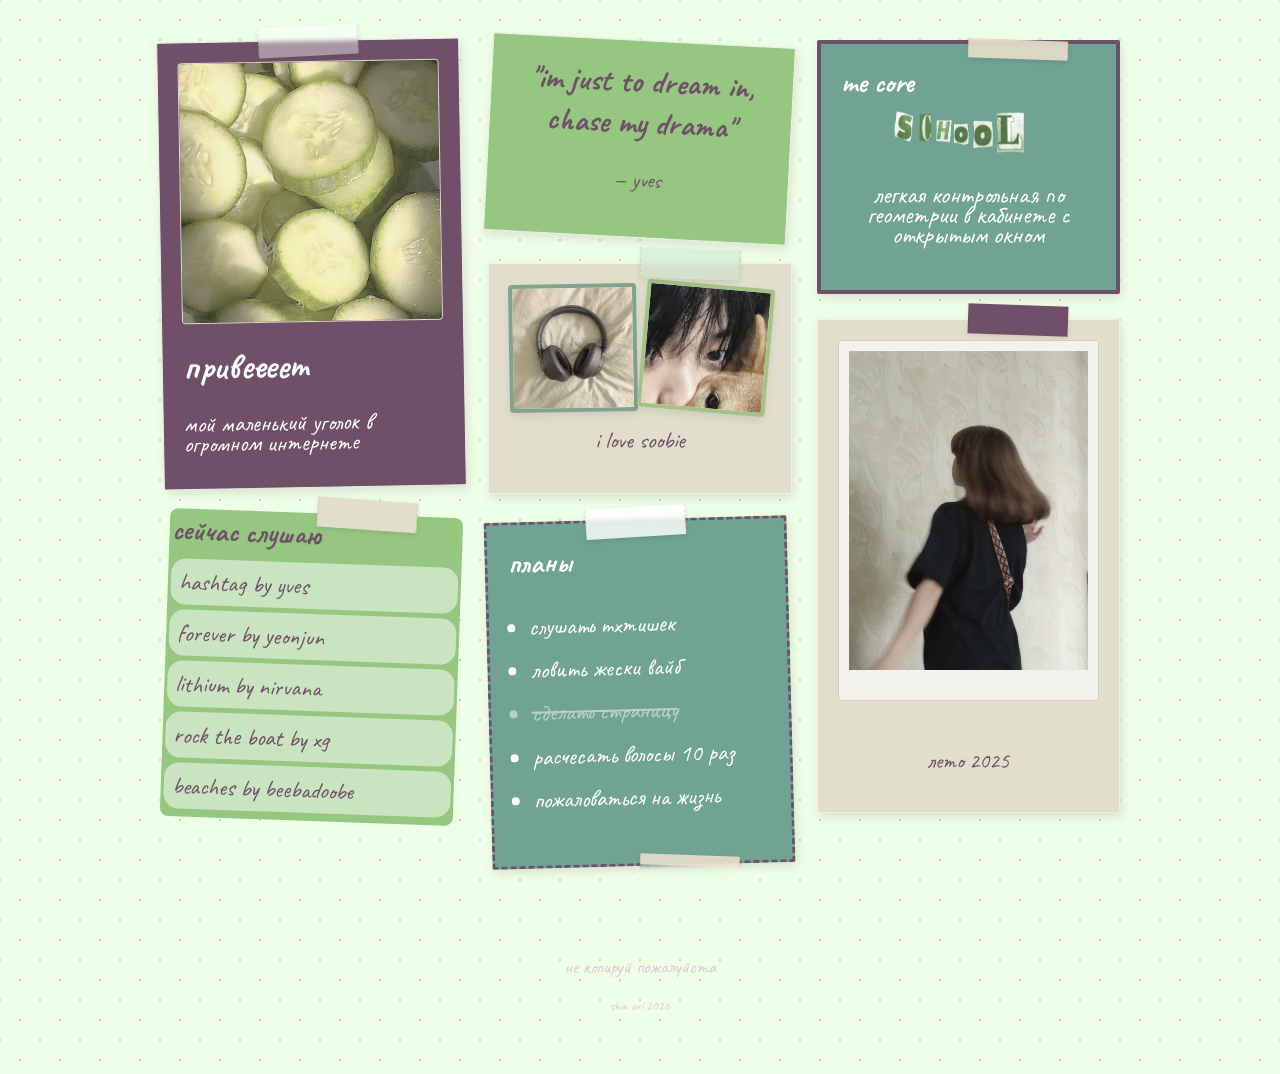
<file: index.html>
<!DOCTYPE html>
<html lang="ru">

<head>
    <meta charset="UTF-8">
    <meta name="viewport" content="width=device-width, initial-scale=1.0">
    <title>мой дневник</title>
    <link rel="preconnect" href="https://fonts.googleapis.com">
    <link rel="preconnect" href="https://fonts.gstatic.com" crossorigin>
    <link
        href="https://fonts.googleapis.com/css2?family=Caveat:wght@400;700&family=Nunito:wght@300;400;600&display=swap"
        rel="stylesheet">
    <link rel="stylesheet" href="styles.css">

</head>

<body>

    <div class="container">

        <div class="masonry-grid">
            <!-- Card 1 -->
            <div class="card" style="transform: rotate(-1deg); background-color: var(--brown-dark);">
                <div class="tape"></div>
                <img src="2819.jpg" class="card-img">
                <h2 class="card-title1">привеееет</h2>
                <p class="card-text1">мой маленький уголок в огромном интернете</p>
            </div>

            <!-- Card 2 -->
            <div class="music-player" style="transform: rotate(2deg);">
                <div class="tape" style="transform: rotate(2deg); background-color: rgb(225, 223, 204)"></div>
                <h2 class="card-title">сейчас слушаю</h2>
                <div class="playlist-item">
                    <span>hashtag by yves</span>
                </div>
                <div class="playlist-item">
                    <span>forever by yeonjun</span>
                </div>
                <div class="playlist-item">
                    <span>lithium by nirvana</span>
                </div>
                <div class="playlist-item">
                    <span>rock the boat by xg</span>
                </div>
                <div class="playlist-item">
                    <span>beaches by beebadoobe</span>
                </div>
            </div>

            <!-- Card 3 -->
            <div class="card quote-card" style="transform: rotate(3deg);">

                <h2 class="card-title" style="font-size: 2rem;">"im just to dream in,<br>chase my drama"</h2>
                <p style="font-size: 1.4rem;">— yves</p>
                </svg>
            </div>

            <!-- Card 4 -->
            <div class="card">
                <div class="tape"></div>
                <div style="display: grid; grid-template-columns: 1fr 1fr; gap: 5px;">
                    <img src="2823.jpg" class="card-img photo-frame1" style="margin:0;">
                    <img src="2824.jpg" class="card-img photo-frame2" style="margin:0; transform: rotate(5deg);">
                </div>
                <p class="card-text" style="margin-top: 10px; text-align: center;">i love soobie</p>
            </div>

            <!-- Card 5 -->
            <div class="card"
                style="background: var(--green-sage); border: 3px dashed var(--brown-dark); transform: rotate(-1.5deg);">
                <div class="tape" style="background: rgba(255,255,255,0.8);"></div>
                <h2 class="card-title" style="color: white;">планы</h2>
                <ul
                    style="padding-left: 20px; font-family: 'Caveat', cursive; font-size: 1.5rem; line-height: 1.8; color: white;">
                    <li>слушать тхтишек</li>
                    <li>ловить жески вайб</li>
                    <li style="text-decoration: line-through; opacity: 0.5;">сделать страницу</li>
                    <li>расчесать волосы 10 раз</li>
                    <li>пожаловаться на жизнь</li>
                </ul>
                <div class="scribble" style="bottom: -5px; right: 10px; width: 60px; transform: rotate(-10deg);"></div>
            </div>

            <!-- Card  -->
            <div class="card" style="background: var(--green-sage); color: white; border: 4px solid var(--brown-dark);">
                <div class="tape"></div>
                <h2 class="card-title" style="color: white;">me core</h2>
                <img src="unnamed.png" style="width: 186px; height: 43px; padding-left: 50px;">
                <p style="text-align: center; font-size: 1.6rem; line-height: 20px;">легкая контрольная по геометрии в
                    кабинете с открытым окном</p>
            </div>

            <!-- Card 7 -->
            <div class="card">
                <div class="tape" style="background-color: var(--brown-dark); transform: rotate(2deg);"></div>
                <img src="IMG_20250601_130900_990.jpg" alt="Polaroid" class="card-img"
                    style="border: 1px solid #ccc; padding: 10px 10px 30px 10px; background: white;">
                <p class="card-text" style="text-align: center; font-family: 'Caveat'; font-size: 1.4rem;">лето 2025</p>
            </div>

        </div>

        <footer>
            <p>не копируй пожалуйста</p>
            <div style="font-size: 0.8rem; margin-top: 5px;">shin ari 2026</div>
        </footer>
    </div>

    <script>
        cards.forEach(card => {
            // Only apply if not already styled heavily in CSS
            if (!card.style.transform || card.style.transform === 'transform: rotate(-1deg);') {
                const randomRot = (Math.random() * 4 - 2).toFixed(1); // Between -2 and 2 deg
                card.style.transform = `rotate(${randomRot}deg)`;
            }
        });
        
    </script>
</body>

</html>
</file>
<file: styles.css>
:root {
            --bg-color: #eeffe8;
            --paper-color: #F5E6D3;
            --brown-dark: #705068;
            --brown-light: #d9c8d1;
            --green-pastel: #96c780;
            --green-sage: #70a394;
            --accent-tape: rgba(255, 255, 255, 0.6);
            --shadow: 2px 4px 10px rgba(93, 64, 55, 0.15);
        }

        * {
            box-sizing: border-box;
        }

        body {
            margin: 0;
            padding: 0;
            background-color: var(--bg-color);
            background-image:
                radial-gradient(var(--brown-light) 1px, transparent 1px),
                radial-gradient(var(--brown-light) 1px, transparent 1px);
            background-size: 40px 40px;
            background-position: 0 0, 20px 20px;
            font-family: 'Caveat', cursive;
            ;
            color: var(--brown-dark);
            overflow-x: hidden;
        }

        .container {
            max-width: 1000px;
            margin: 0 auto;
            padding: 40px 20px;
        }

        /* Header */
        header {
            text-align: center;
            margin-bottom: 60px;
            position: relative;
        }

        h1 {
            font-family: 'Caveat', cursive;
            font-size: 4rem;
            color: var(--brown-dark);
            transform: rotate(-3deg);
            display: inline-block;
            text-shadow: 2px 2px 0px var(--green-pastel);
            margin: 0;
        }

        .subtitle {
            font-family: 'Caveat', cursive;
            font-size: 1.5rem;
            color: var(--brown-light);
            margin-top: -10px;
            opacity: 0.8;
        }

        /* Masonry Grid Layout */
        .masonry-grid {
            column-count: 3;
            column-gap: 25px;
        }

        @media (max-width: 768px) {
            .masonry-grid {
                column-count: 2;
            }
        }

        @media (max-width: 500px) {
            .masonry-grid {
                column-count: 1;
            }
        }

        /* Card Styles */
        .card {
            background: rgb(225, 223, 204);
            break-inside: avoid;
            margin-bottom: 25px;
            padding: 20px;
            border-radius: 2px;
            box-shadow: var(--shadow);
            position: relative;
            transition: transform 0.3s ease;
            border: 1px solid #eee;
            cursor: pointer;
            transition: background-color 0.3s ease
        }




        /* Tape Effect */
        .tape {
            position: absolute;
            top: -15px;
            left: 50%;
            transform: translateX(-50%) rotate(-2deg);
            width: 100px;
            height: 30px;
            background-color: rgba(255, 255, 255, 0.4);
            border-left: 1px dashed rgba(0, 0, 0, 0.1);
            border-right: 1px dashed rgba(0, 0, 0, 0.1);
            box-shadow: 0 2px 5px rgba(0, 0, 0, 0.1);
            backdrop-filter: blur(2px);
            z-index: 5;
        }

        .card:nth-child(even) .tape {
            background-color: rgba(200, 230, 201, 0.5);
            /* Green tape */
            transform: rotate(2deg);
        }

        .card:nth-child(3n) .tape {
            background-color: rgba(245, 230, 211, 0.8);
            /* Beige tape */
        }

        /* Content Styles */
        .card-img {
            width: 100%;
            height: auto;
            border-radius: 4px;
            margin-bottom: 15px;
            filter: sepia(0.2) contrast(0.9);
            border: 1px solid #ddd;
        }

        .card-title {
            font-family: 'Caveat', cursive;
            font-size: 1.8rem;
            margin: 0 0 10px 0;
            color: var(--brown-dark);
        }

        .card-title1 {
            font-family: 'Caveat', cursive;
            font-size: 2.3rem;
            margin: 0 0 10px 0;
            color: white;
        }

        .card-text {
            font-family: 'Caveat', cursive;
            font-size: 1.5rem;
            line-height: 1.5;
            color: var(--brown-dark);
            margin-bottom: 15px;
        }


        .card-text1 {
            font-family: 'Caveat', cursive;
            font-size: 1.5rem;
            line-height: 1.5;
            color: white;
            margin-bottom: 15px;
            line-height: 20px;
        }


        /* Specific Card Variations */

        .music-player {
            background-color: var(--green-pastel);
            padding: 3px;
            margin: 5px 5px;
            border-radius: 8px;
            transform: rotate(-2deg);
            cursor: pointer;
            transition: background-color 0.3s;
        }

        .playlist-item {
            font-family: 'Caveat', cursive;
            ;
            background: rgba(255, 255, 255, 0.5);
            padding: 8px;
            margin: 5px 0;
            border-radius: 15px;
            font-size: 1.5rem;
            font-weight: medium;
            display: flex;
            align-items: center;
            justify-content: space-between;
        }

        .quote-card {
            background: var(--green-pastel);
            text-align: center;
            transform: rotate(2deg);
        }

        .photo-frame1 {
            border: 4px solid var(--green-sage);
            box-shadow: 0 4px 8px rgba(0, 0, 0, 0.1);
            transform: rotate(-1deg);
        }

        .photo-frame2 {
            border: 4px solid var(--green-pastel);
            box-shadow: 0 4px 8px rgba(0, 0, 0, 0.1);
            transform: rotate(-1deg);
        }

        .sticker {
            position: absolute;
            bottom: -10px;
            right: -10px;
            font-size: 2rem;
            transform: rotate(15deg);
        }

        /* Footer */
        footer {
            text-align: center;
            margin-top: 50px;
            padding: 20px;
            font-family: 'Caveat', cursive;
            font-size: 1.2rem;
            color: var(--brown-light);
        }

        /* Animations */
        @keyframes float {
            0% {
                transform: translateY(0px) rotate(0deg);
            }

            50% {
                transform: translateY(-5px) rotate(1deg);
            }

            100% {
                transform: translateY(0px) rotate(0deg);
            }
        }

        .floating {
            animation: float 4s ease-in-out infinite;
        }

        .card:hover {
            transform: scale(1.02);
            /* Легкое увеличение */
            background-color: var(--brown-light);
            filter: drop-shadow(0 6px 10px rgba(73, 73, 73, 0.3));
            z-index: 10;
        }

        .music-player:hover {
            transform: scale(1);
            background-color: var(--green-sage);
            filter: drop-shadow(0 6px 0px rgba(73, 73, 73, 0.3));
        }
</file>
